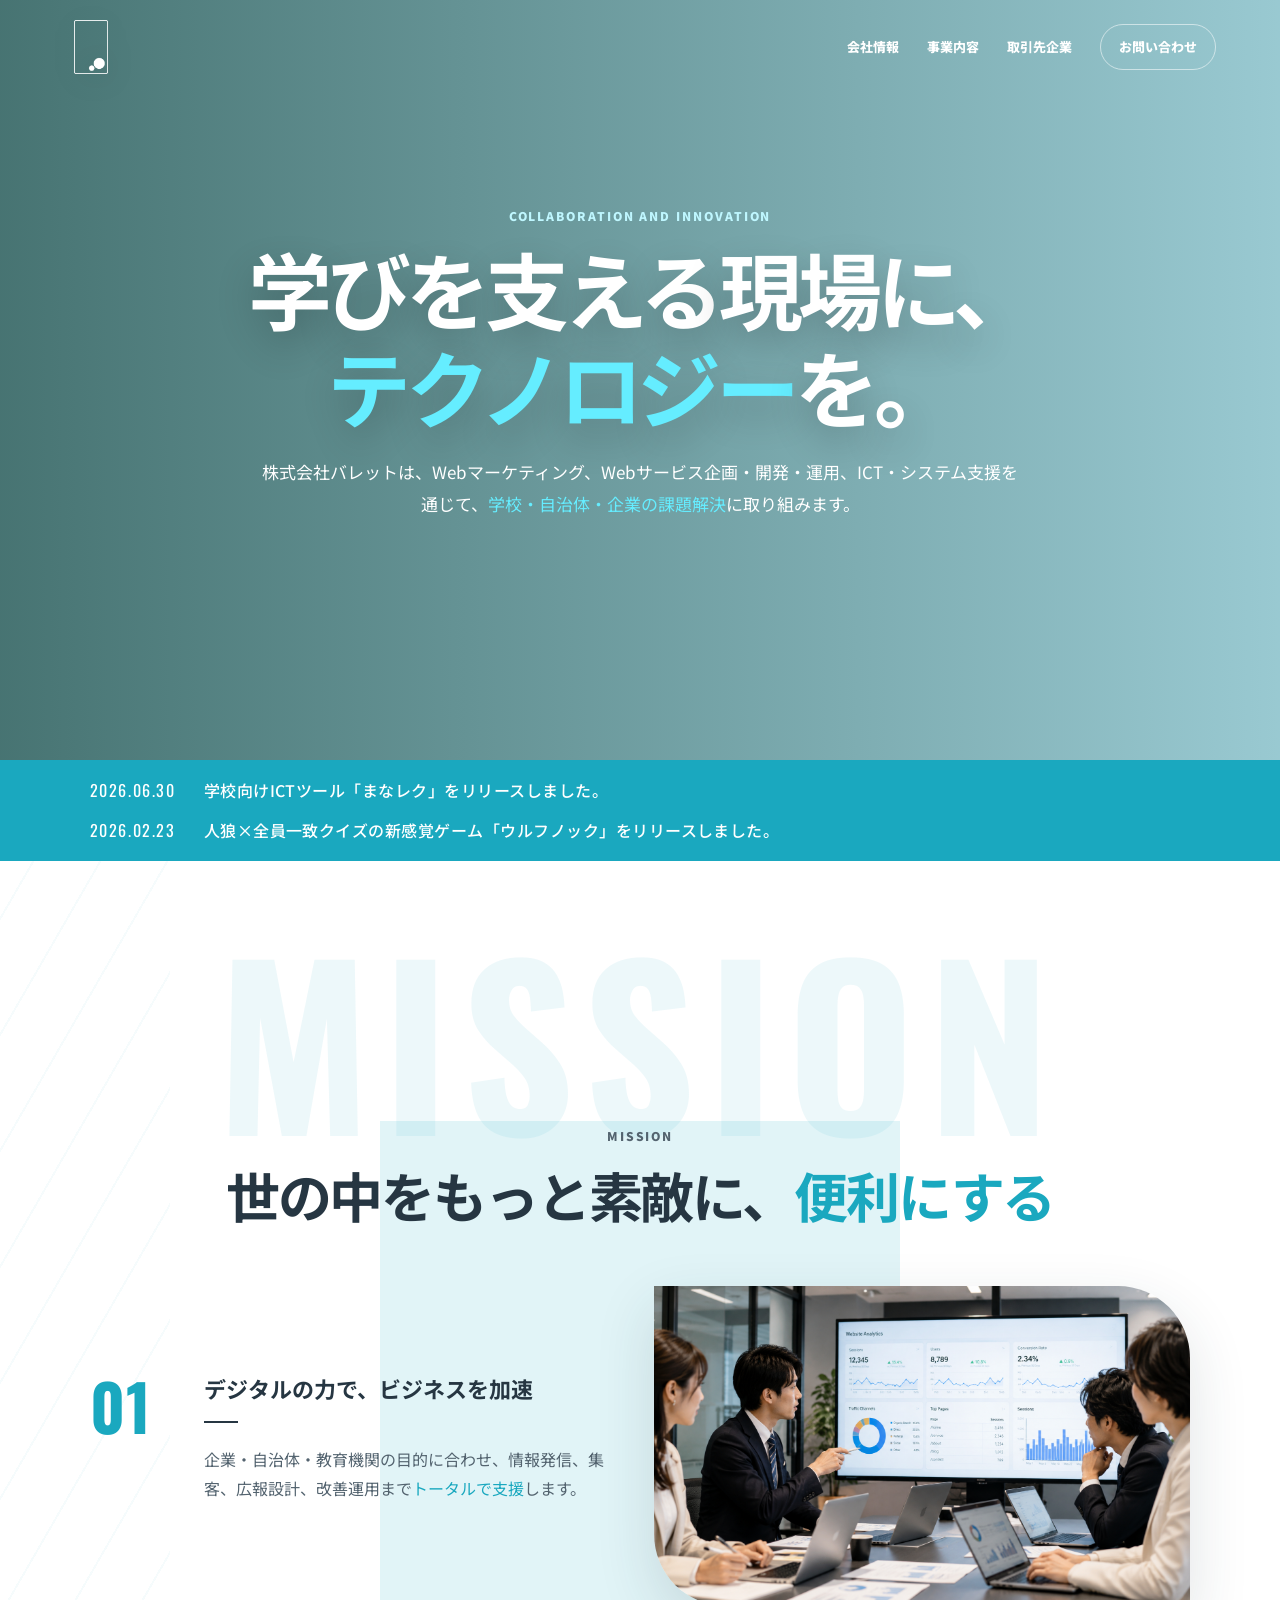
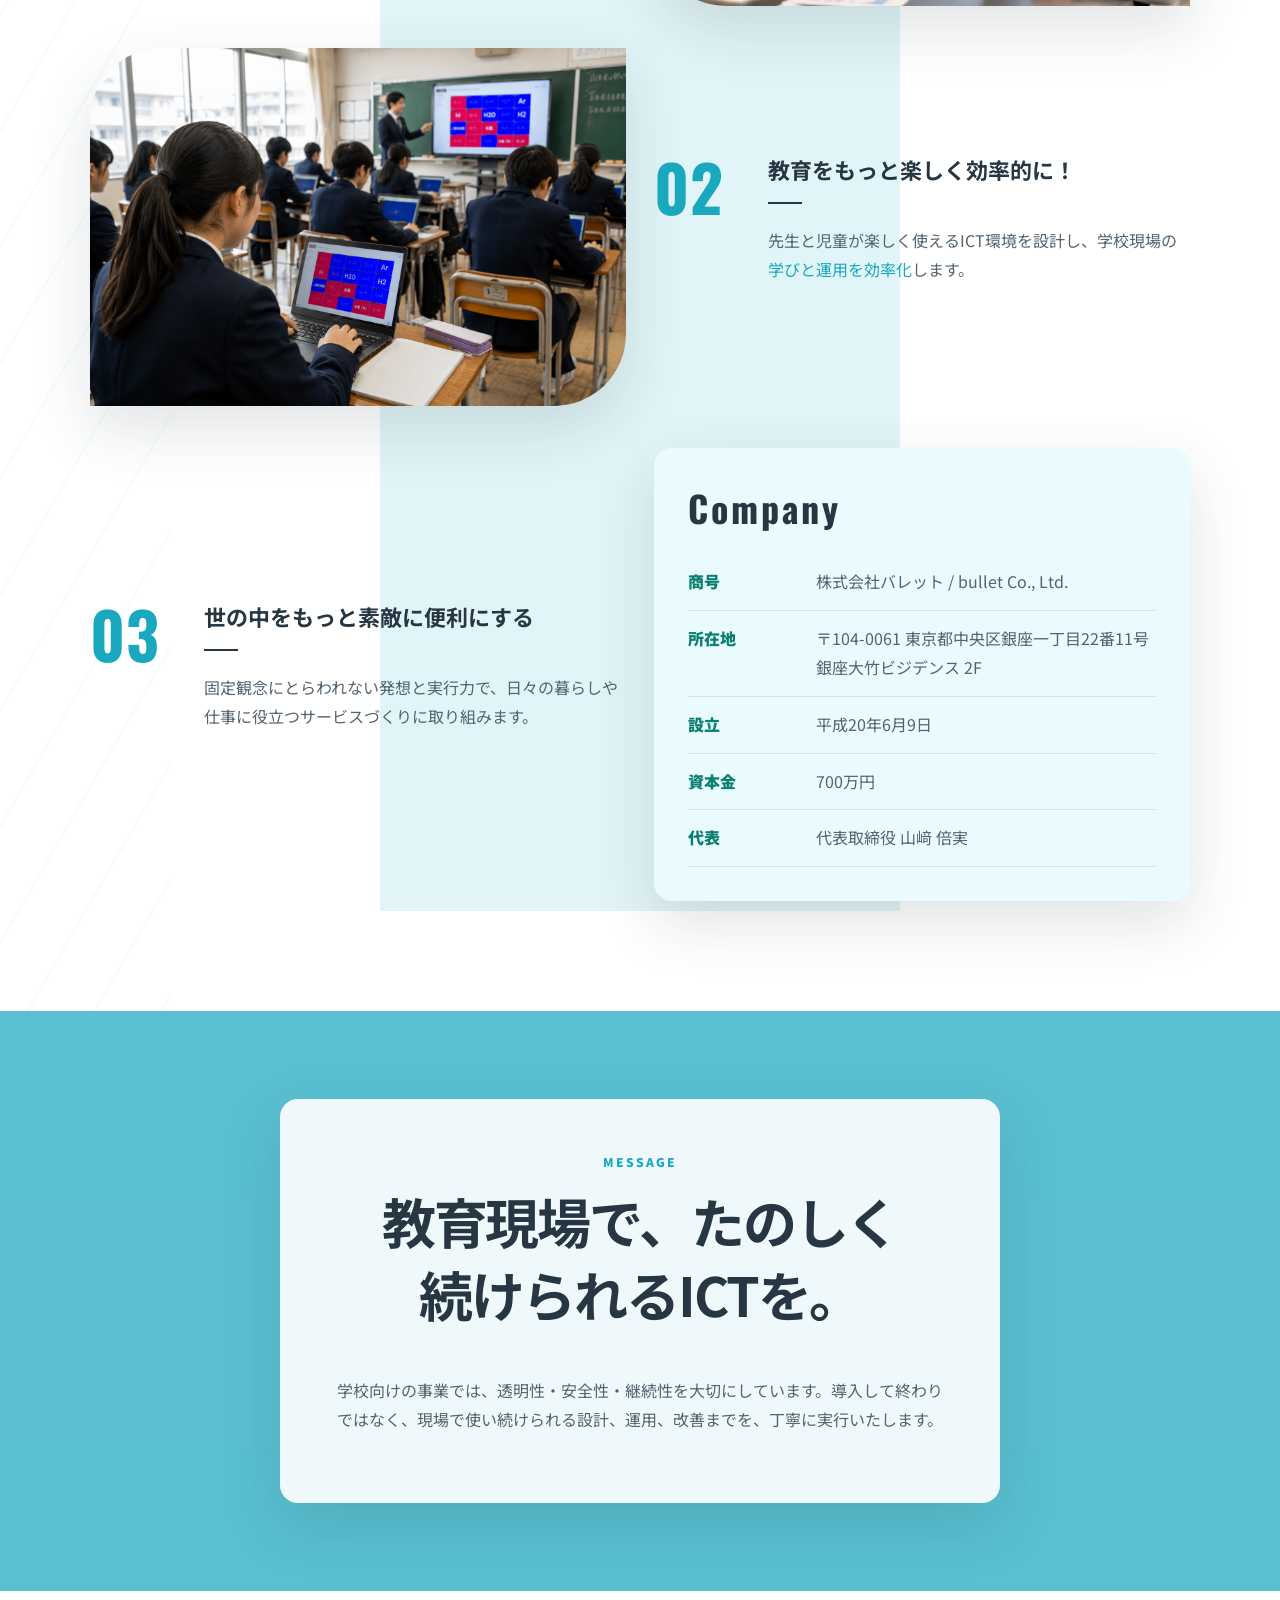
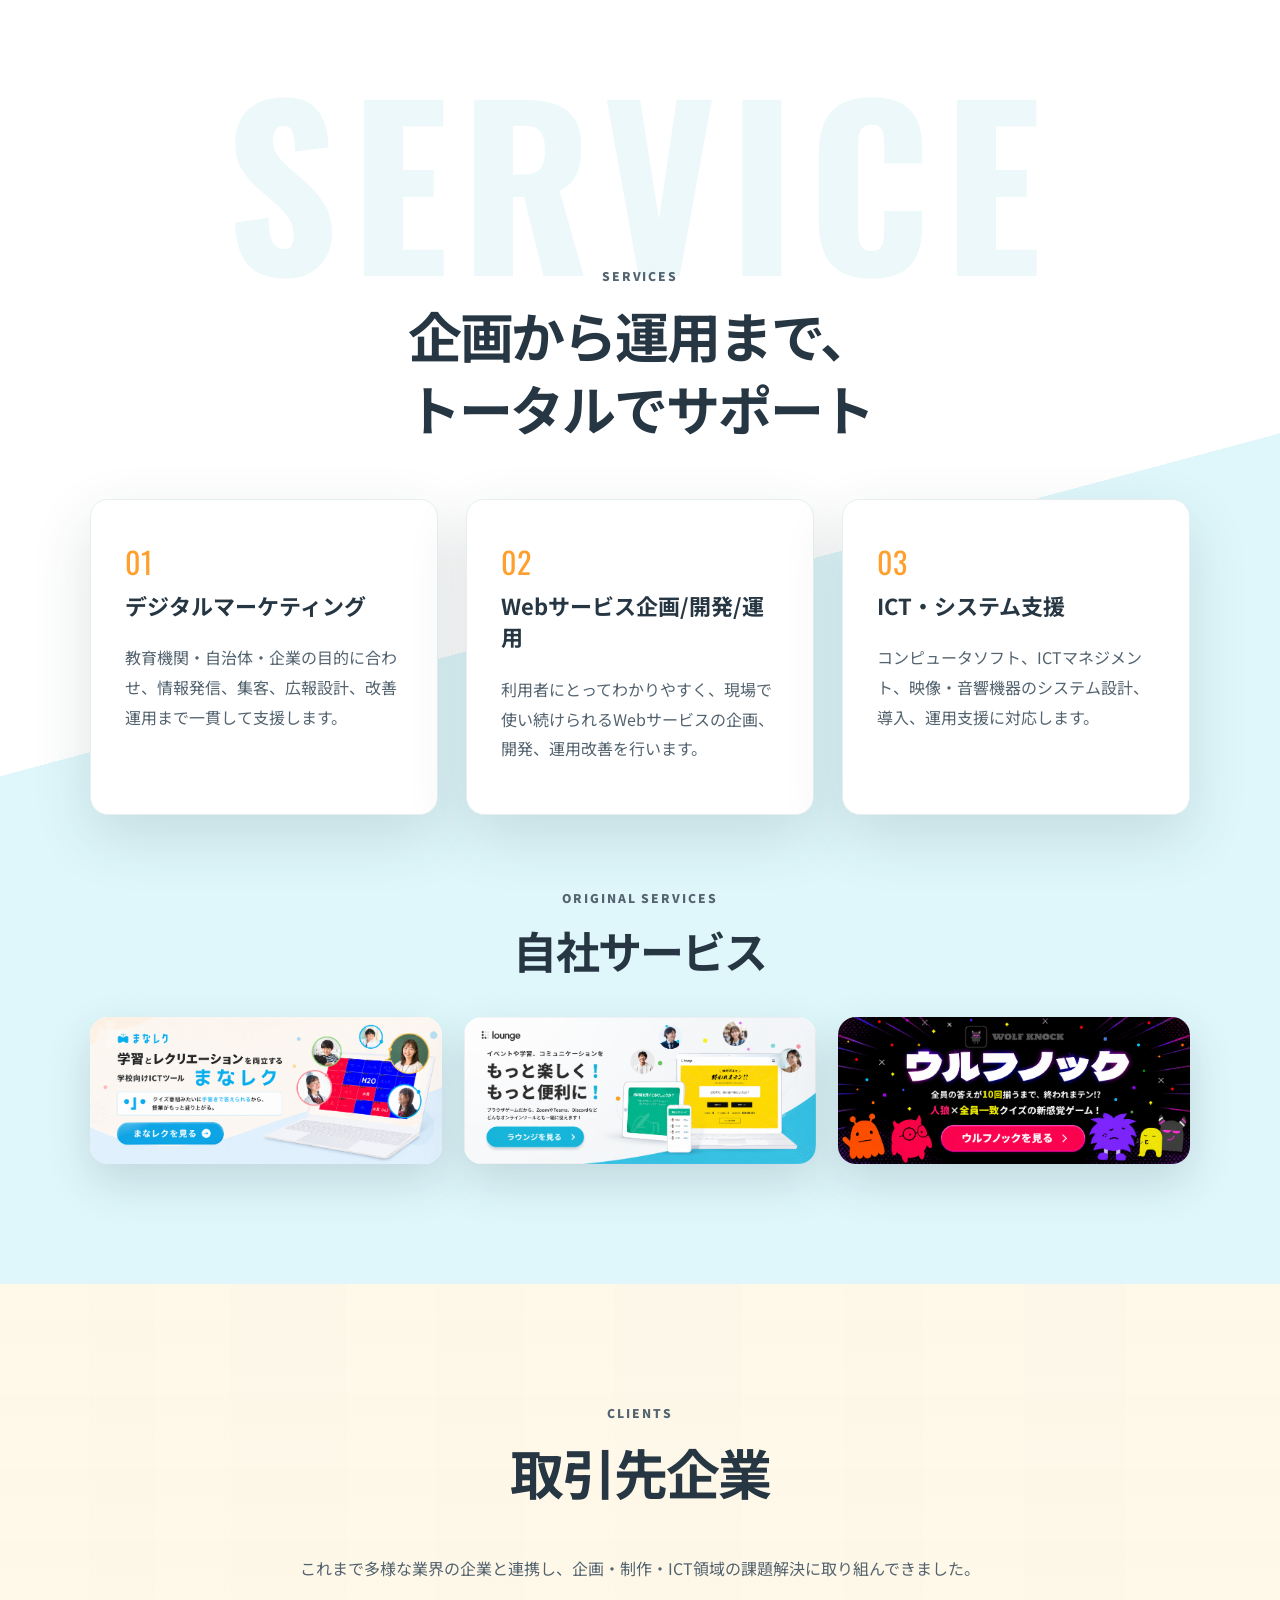
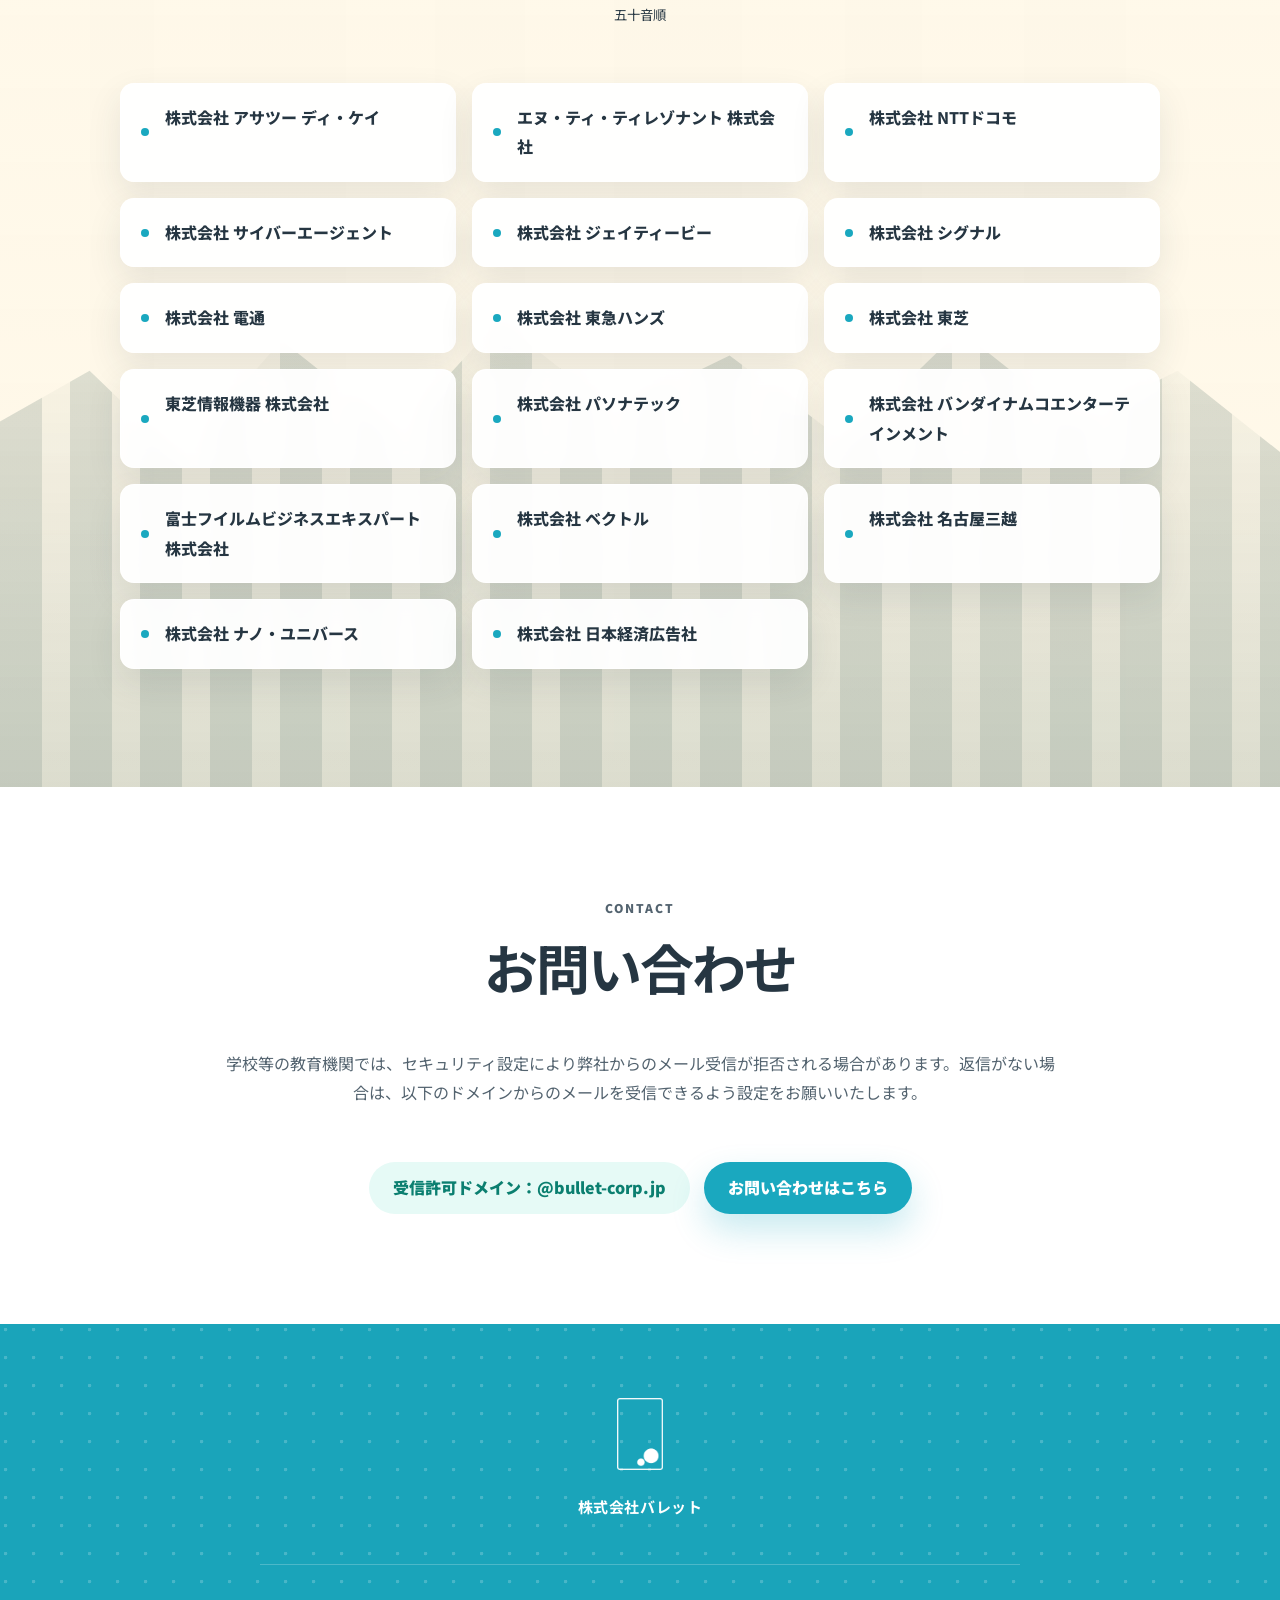
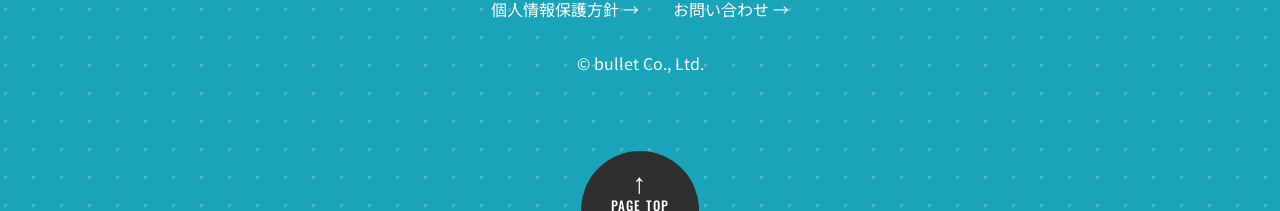
<file: index.html>
<!doctype html>
<html lang="ja">
  <head>
    <meta charset="UTF-8" />
    <meta name="viewport" content="width=device-width, initial-scale=1.0" />
    <meta
      name="description"
      content="株式会社バレットは、公立学校・教育機関に向けたWebサービス企画、ICT・システム支援、Webマーケティングを通じて、子どもの学びを支える環境づくりに伴走します。"
    />
    <title>株式会社バレット | 教育現場を支えるICT・Webサービスパートナー</title>
    <link rel="preconnect" href="https://fonts.googleapis.com" />
    <link rel="preconnect" href="https://fonts.gstatic.com" crossorigin />
    <link
      href="https://fonts.googleapis.com/css2?family=Noto+Sans+JP:wght@400;500;700;900&family=Oswald:wght@500;700&display=swap"
      rel="stylesheet"
    />
    <link rel="stylesheet" href="styles.css" />
  </head>
  <body>
    <header class="site-header" id="siteHeader">
      <a class="brand" href="#top" aria-label="株式会社バレット ホーム">
        <img class="brand-logo" src="assets/logo/アイコン.png" alt="株式会社バレット ロゴ" />
      </a>
      <button class="menu-toggle" type="button" aria-controls="globalNav" aria-expanded="false">
        <span class="menu-toggle__label">MENU</span>
        <span class="menu-toggle__bars" aria-hidden="true"><span></span><span></span><span></span></span>
      </button>
      <nav class="global-nav" id="globalNav" aria-label="主要ナビゲーション">
        <a href="#mission">会社情報</a>
        <a href="#services">事業内容</a>
        <a href="#clients">取引先企業</a>
        <a class="nav-button" href="https://forms.gle/RUbGqja7ydPH21GW9" target="_blank" rel="noopener">お問い合わせ</a>
      </nav>
    </header>

    <main id="top">
      <section class="hero photo-section">
        <div class="hero-slides" aria-hidden="true">
          <span class="hero-slide slide-panel"></span>
          <span class="hero-slide slide-meeting"></span>
          <span class="hero-slide slide-classroom"></span>
        </div>
        <div class="hero-overlay"></div>
        <div class="hero-content">
          <p class="eyebrow light">Collaboration and Innovation</p>
          <h1>学びを支える<br class="sp-only-br" />現場に、<br /><span class="accent-text">テクノロジー</span>を。</h1>
          <p>
            株式会社バレットは、Webマーケティング、Webサービス企画・開発・運用、ICT・システム支援を通じて、<span class="accent-text">学校・自治体・企業の課題解決</span>に取り組みます。
          </p>
        </div>
      </section>

      <section class="news-bar" aria-label="お知らせ">
        <span>2026.06.30</span>
        <a href="https://manareku-prod.web.app/" target="_blank" rel="noopener">学校向けICTツール「まなレク」をリリースしました。</a>
        <span>2026.02.23</span>
        <a href="https://app2.wolfknock.net/lp" target="_blank" rel="noopener">人狼×全員一致クイズの新感覚ゲーム「ウルフノック」をリリースしました。</a>
      </section>

      <section class="mission" id="mission">
        <p class="mega-title" aria-hidden="true">MISSION</p>
        <div class="section-heading centered reveal">
          <p class="eyebrow">Mission</p>
          <h2>世の中をもっと素敵に、<br class="sp-only-br" /><span class="accent-text">便利にする</span></h2>
        </div>
        <div class="mission-grid">
          <article class="mission-item reveal">
            <span>01</span>
            <div>
              <h3>デジタルの力で、ビジネスを加速</h3>
              <p>企業・自治体・教育機関の目的に合わせ、情報発信、集客、広報設計、改善運用まで<span class="accent-text">トータルで支援</span>します。</p>
            </div>
          </article>
          <figure class="mission-photo image-card classroom-card reveal">
            <img src="assets/images/meeting.png" alt="デジタルマーケティングの打ち合わせイメージ" />
          </figure>
          <figure class="mission-photo support-card reveal">
            <img src="assets/images/class01.png" alt="タブレットを使った学校授業の様子" />
          </figure>
          <article class="mission-item reveal">
            <span>02</span>
            <div>
              <h3>教育をもっと楽しく効率的に！</h3>
              <p>先生と児童が楽しく使えるICT環境を設計し、学校現場の<span class="accent-text">学びと運用を効率化</span>します。</p>
            </div>
          </article>
          <article class="mission-item reveal">
            <span>03</span>
            <div>
              <h3>世の中をもっと素敵に便利にする</h3>
              <p>固定観念にとらわれない発想と実行力で、日々の暮らしや仕事に役立つサービスづくりに取り組みます。</p>
            </div>
          </article>
          <div class="profile-card reveal">
            <h3>Company</h3>
            <dl>
              <div><dt>商号</dt><dd>株式会社バレット / bullet Co., Ltd.</dd></div>
              <div><dt>所在地</dt><dd>〒104-0061 東京都中央区銀座一丁目22番11号 銀座大竹ビジデンス 2F</dd></div>
              <div><dt>設立</dt><dd>平成20年6月9日</dd></div>
              <div><dt>資本金</dt><dd>700万円</dd></div>
              <div><dt>代表</dt><dd>代表取締役 山﨑 倍実</dd></div>
            </dl>
          </div>
        </div>
      </section>

      <section class="message photo-section" id="education">
        <div class="message-panel reveal">
          <p class="eyebrow">Message</p>
          <h2>教育現場で、たのしく<br />続けられるICTを。</h2>
          <p>
            学校向けの事業では、透明性・安全性・継続性を大切にしています。導入して終わりではなく、現場で使い続けられる設計、運用、改善までを、丁寧に実行いたします。
          </p>
        </div>
      </section>

      <section class="services" id="services">
        <p class="mega-title" aria-hidden="true">SERVICE</p>
        <div class="section-heading centered reveal">
          <p class="eyebrow">Services</p>
          <h2>企画から運用まで、<br />トータルでサポート</h2>
        </div>
        <div class="service-grid">
          <article class="reveal"><span>01</span><h3>デジタルマーケティング</h3><p>教育機関・自治体・企業の目的に合わせ、情報発信、集客、広報設計、改善運用まで一貫して支援します。</p></article>
          <article class="reveal"><span>02</span><h3>Webサービス企画/開発/運用</h3><p>利用者にとってわかりやすく、現場で使い続けられるWebサービスの企画、開発、運用改善を行います。</p></article>
          <article class="reveal"><span>03</span><h3>ICT・システム支援</h3><p>コンピュータソフト、ICTマネジメント、映像・音響機器のシステム設計、導入、運用支援に対応します。</p></article>
        </div>
        <div class="service-banners-heading section-heading centered reveal">
          <p class="eyebrow">Original Services</p>
          <h2>自社サービス</h2>
        </div>
        <div class="service-banners" aria-label="サービス紹介バナー">
          <a class="service-banner reveal" href="https://manareku-prod.web.app/" target="_blank" rel="noopener" aria-label="まなレクを別タブで開く">
            <img src="assets/images/manareku_pc.png" alt="まなレク" />
          </a>
          <a class="service-banner reveal" href="https://loungegame.site/top/" target="_blank" rel="noopener" aria-label="ラウンジを別タブで開く">
            <img src="assets/images/lounge_pc.png" alt="ラウンジ" />
          </a>
          <a class="service-banner reveal" href="https://app2.wolfknock.net/lp" target="_blank" rel="noopener" aria-label="ウルフノックを別タブで開く">
            <img src="assets/images/wolfknock_pc.png" alt="ウルフノック" />
          </a>
        </div>
      </section>

      <section class="clients" id="clients">
        <div class="section-heading centered reveal">
          <p class="eyebrow">Clients</p>
          <h2>取引先企業</h2>
          <p>これまで多様な業界の企業と連携し、企画・制作・ICT領域の課題解決に取り組んできました。</p>
          <small>五十音順</small>
        </div>
        <ul class="client-list" aria-label="取引先企業一覧">
          <li>株式会社 アサツー ディ・ケイ</li><li>エヌ・ティ・ティレゾナント 株式会社</li><li>株式会社 NTTドコモ</li><li>株式会社 サイバーエージェント</li><li>株式会社 ジェイティービー</li><li>株式会社 シグナル</li><li>株式会社 電通</li><li>株式会社 東急ハンズ</li><li>株式会社 東芝</li><li>東芝情報機器 株式会社</li><li>株式会社 パソナテック</li><li>株式会社 バンダイナムコエンターテインメント</li><li>富士フイルムビジネスエキスパート 株式会社</li><li>株式会社 ベクトル</li><li>株式会社 名古屋三越</li><li>株式会社 ナノ・ユニバース</li><li>株式会社 日本経済広告社</li>
        </ul>
      </section>

      <section class="contact" id="contact">
        <div class="section-heading centered reveal">
          <p class="eyebrow">Contact</p>
          <h2>お問い合わせ</h2>
          <p>学校等の教育機関では、セキュリティ設定により弊社からのメール受信が拒否される場合があります。返信がない場合は、以下のドメインからのメールを受信できるよう設定をお願いいたします。</p>
        </div>
        <div class="contact-actions">
          <div class="domain-box">受信許可ドメイン：@bullet-corp.jp</div>
          <a class="button" href="https://forms.gle/RUbGqja7ydPH21GW9" target="_blank" rel="noopener">お問い合わせはこちら</a>
        </div>
      </section>
    </main>

    <footer class="site-footer">
      <div class="footer-inner">
        <a class="footer-logo" href="#top" aria-label="株式会社バレット ホーム">
          <img src="assets/logo/アイコン.png" alt="株式会社バレット ロゴ" />
        </a>
        <p class="footer-company">株式会社バレット</p>
        <nav class="footer-links" aria-label="フッターナビゲーション">
          <a href="privacy-policy.html">個人情報保護方針</a>
          <a href="https://forms.gle/RUbGqja7ydPH21GW9" target="_blank" rel="noopener">お問い合わせ</a>
        </nav>
        <p>© bullet Co., Ltd.</p>
        <a class="page-top" href="#top">PAGE TOP</a>
      </div>
    </footer>
      <script>
      const siteHeader = document.getElementById("siteHeader");
      const menuToggle = document.querySelector(".menu-toggle");
      const globalNav = document.getElementById("globalNav");
      const updateHeader = () => {
        siteHeader.classList.toggle("is-scrolled", window.scrollY > 60);
      };
      updateHeader();
      window.addEventListener("scroll", updateHeader, { passive: true });

      if (menuToggle && globalNav) {
        const closeMenu = () => {
          siteHeader.classList.remove("is-menu-open");
          menuToggle.setAttribute("aria-expanded", "false");
        };

        menuToggle.addEventListener("click", () => {
          const isOpen = siteHeader.classList.toggle("is-menu-open");
          menuToggle.setAttribute("aria-expanded", String(isOpen));
        });

        globalNav.querySelectorAll("a").forEach((link) => {
          link.addEventListener("click", closeMenu);
        });
      }

      const revealElements = document.querySelectorAll(".reveal");
      if (!("IntersectionObserver" in window)) {
        revealElements.forEach((element) => element.classList.add("is-visible"));
      } else {
        const revealObserver = new IntersectionObserver(
          (entries) => {
            entries.forEach((entry) => {
              if (entry.isIntersecting) {
                entry.target.classList.add("is-visible");
                revealObserver.unobserve(entry.target);
              }
            });
          },
          { rootMargin: "0px 0px -12%", threshold: 0.12 },
        );

        revealElements.forEach((element, index) => {
          element.style.setProperty("--reveal-delay", `${Math.min(index % 3, 2) * 90}ms`);
          revealObserver.observe(element);
        });
      }
    </script>
  </body>
</html>
</file>
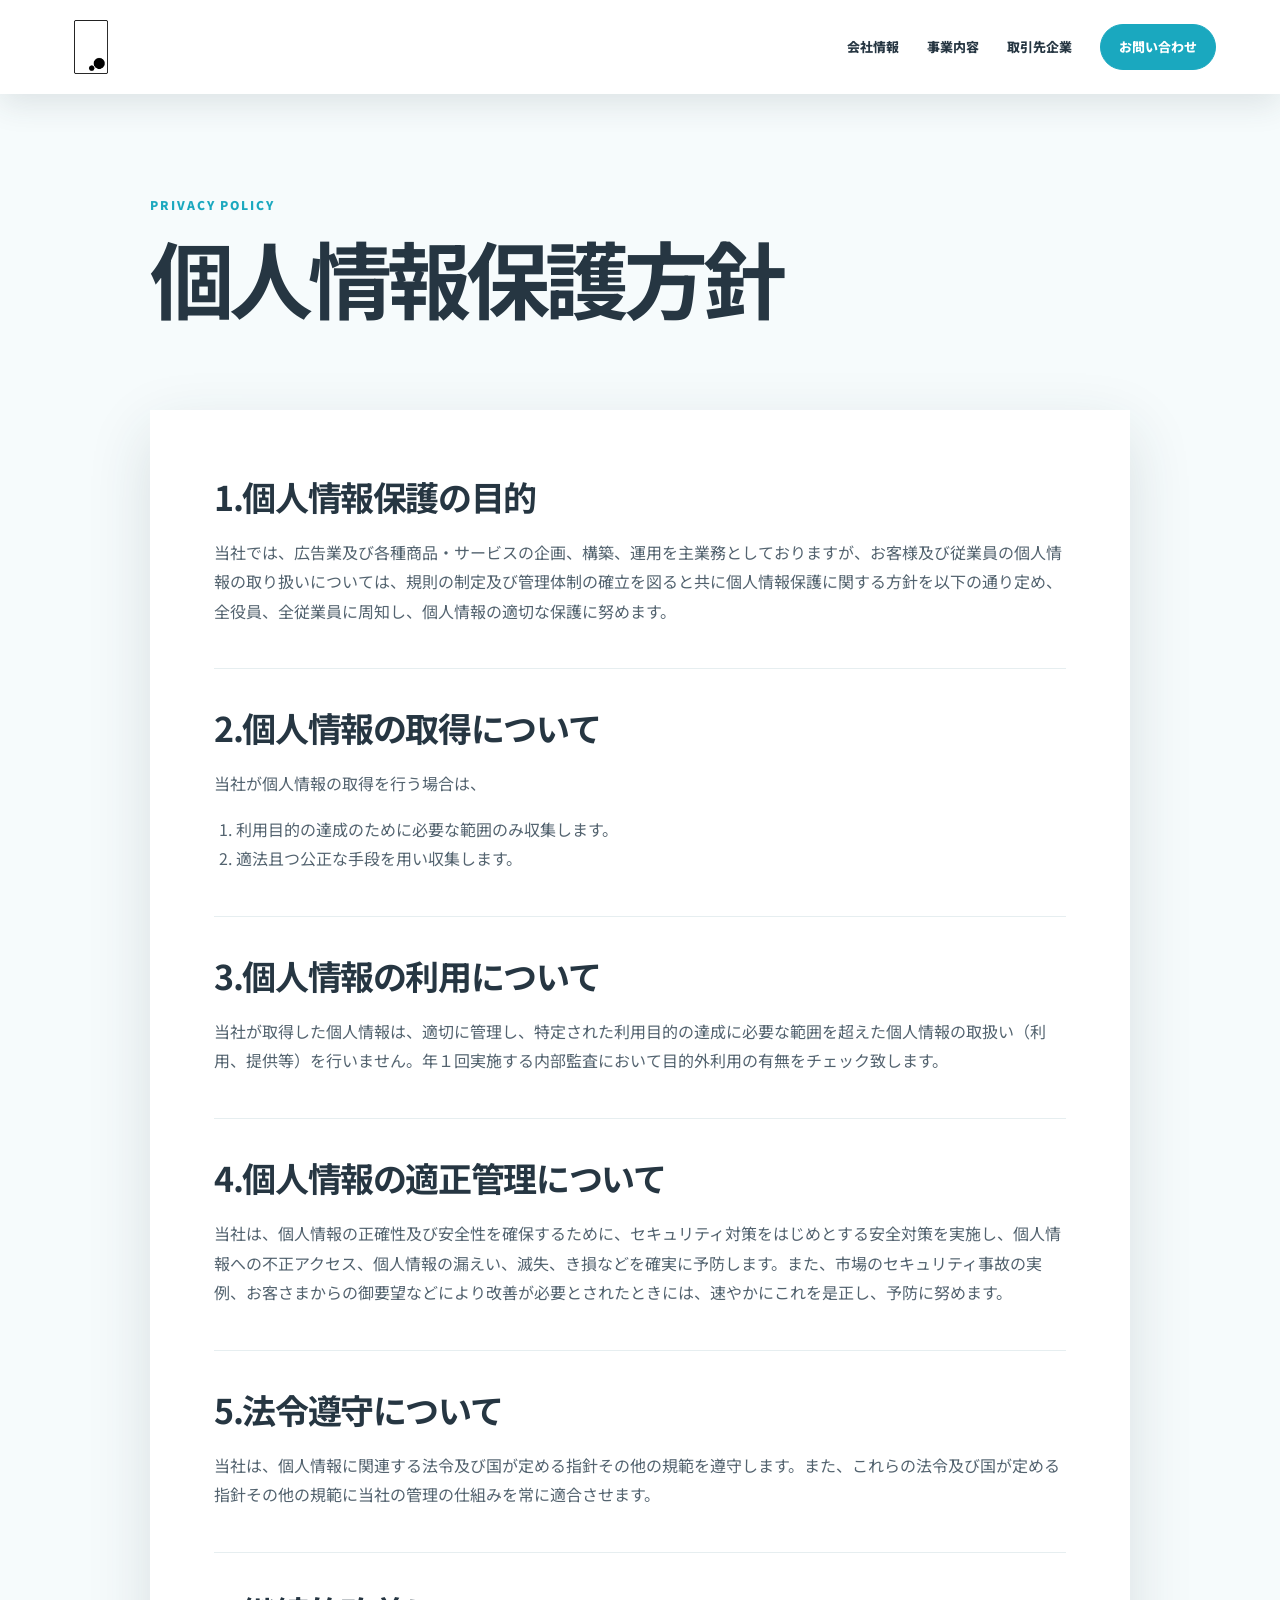
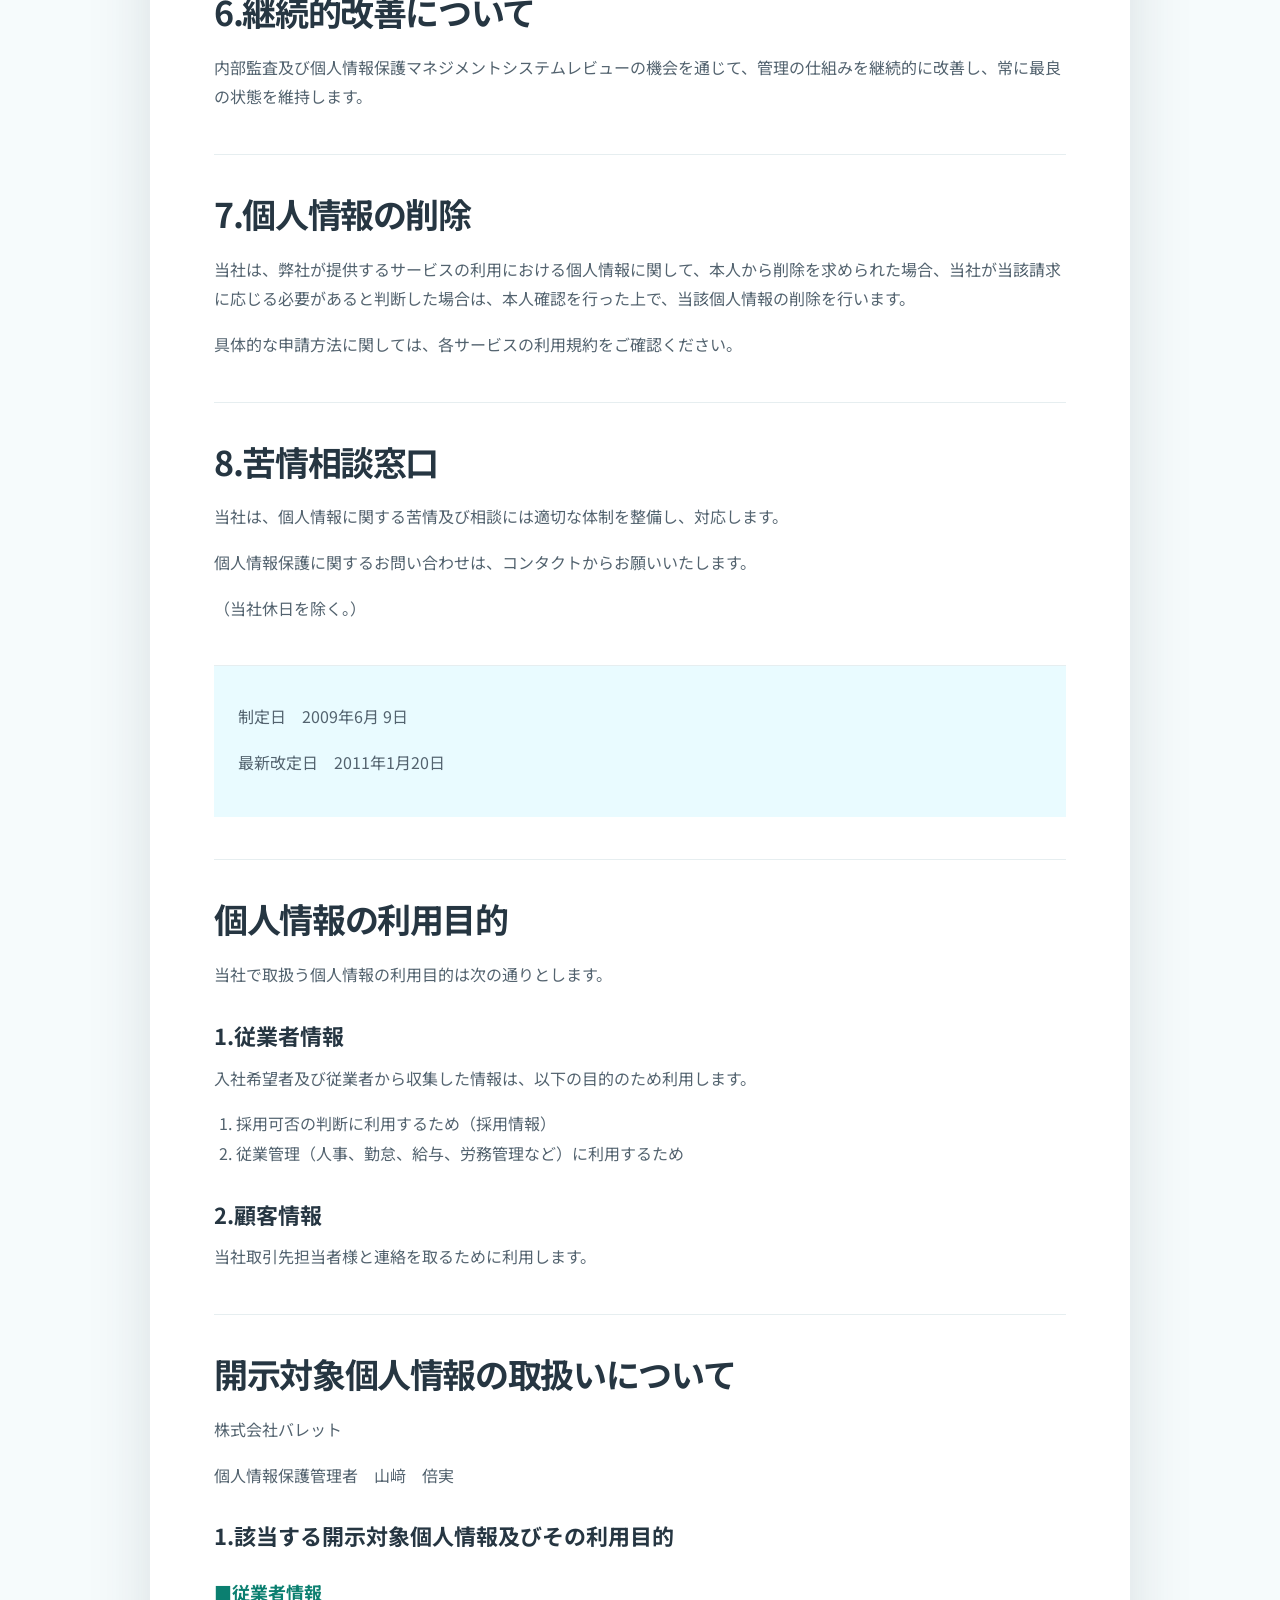
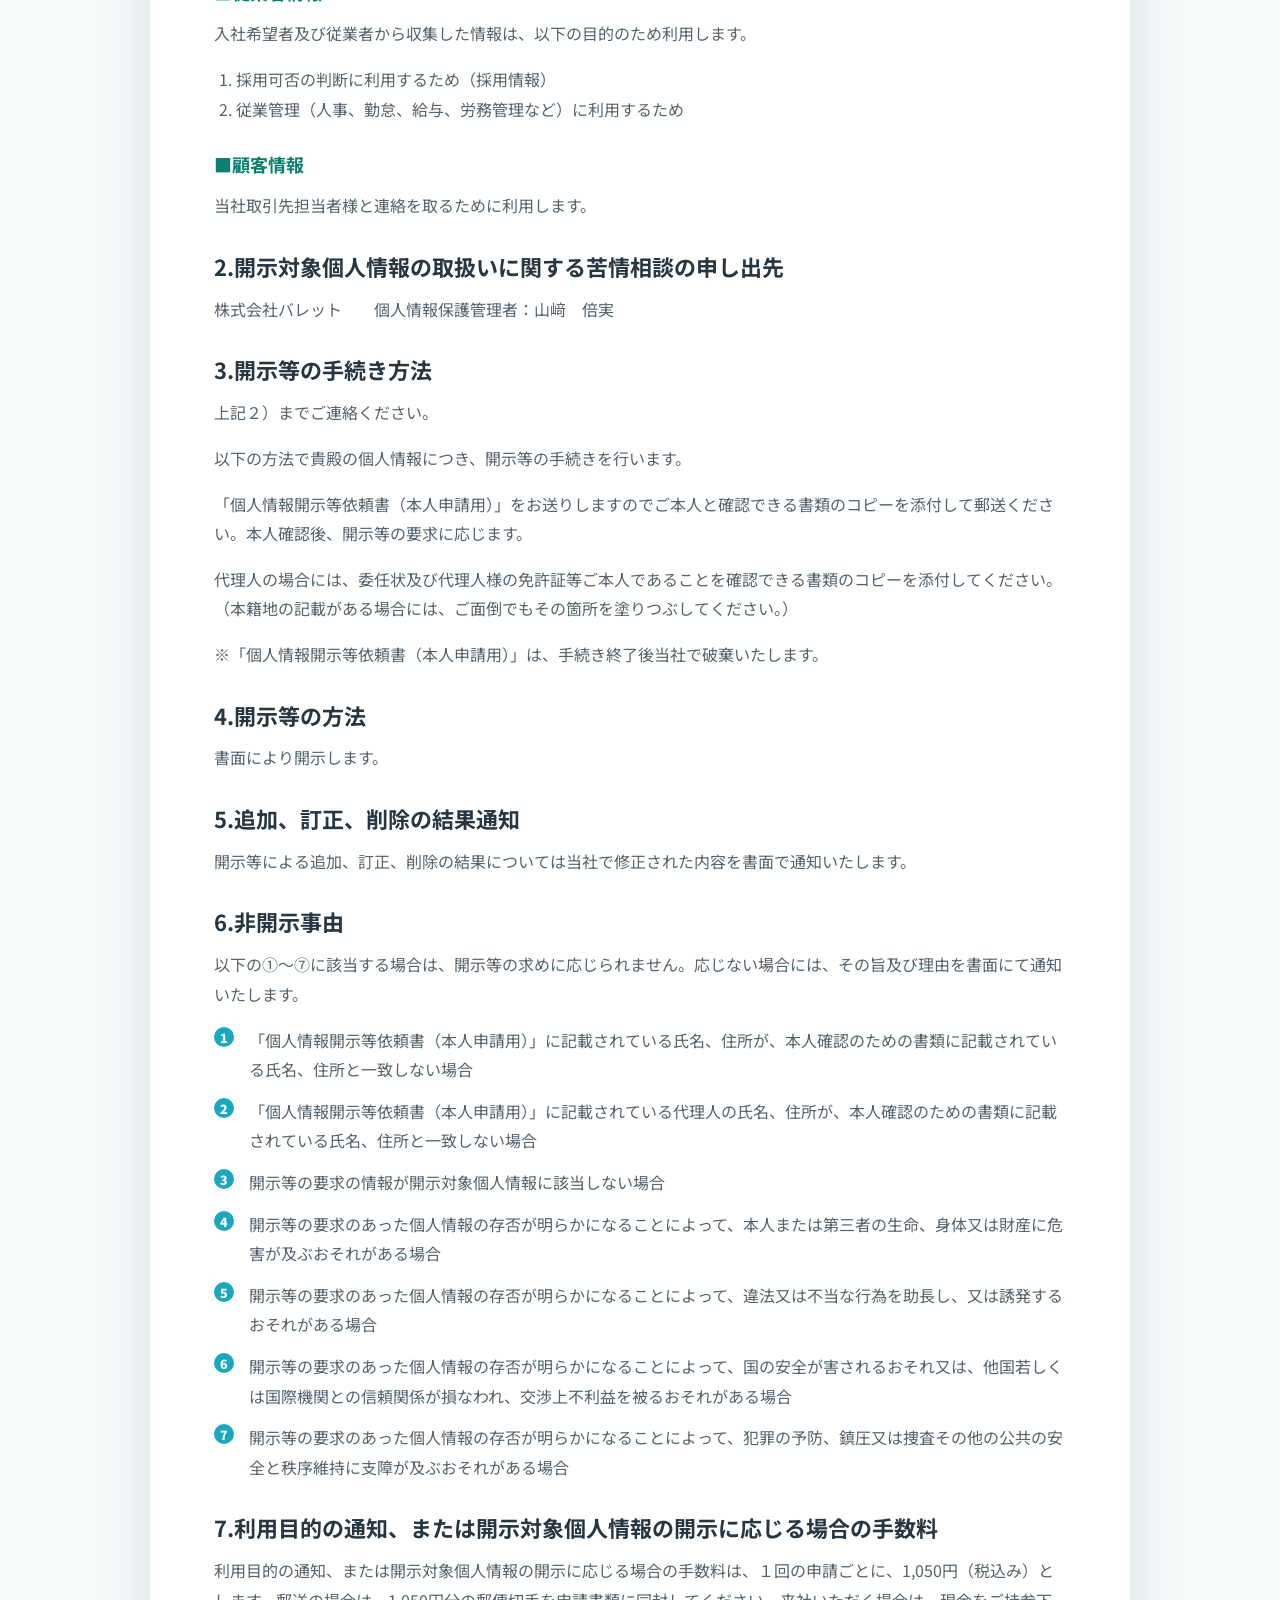
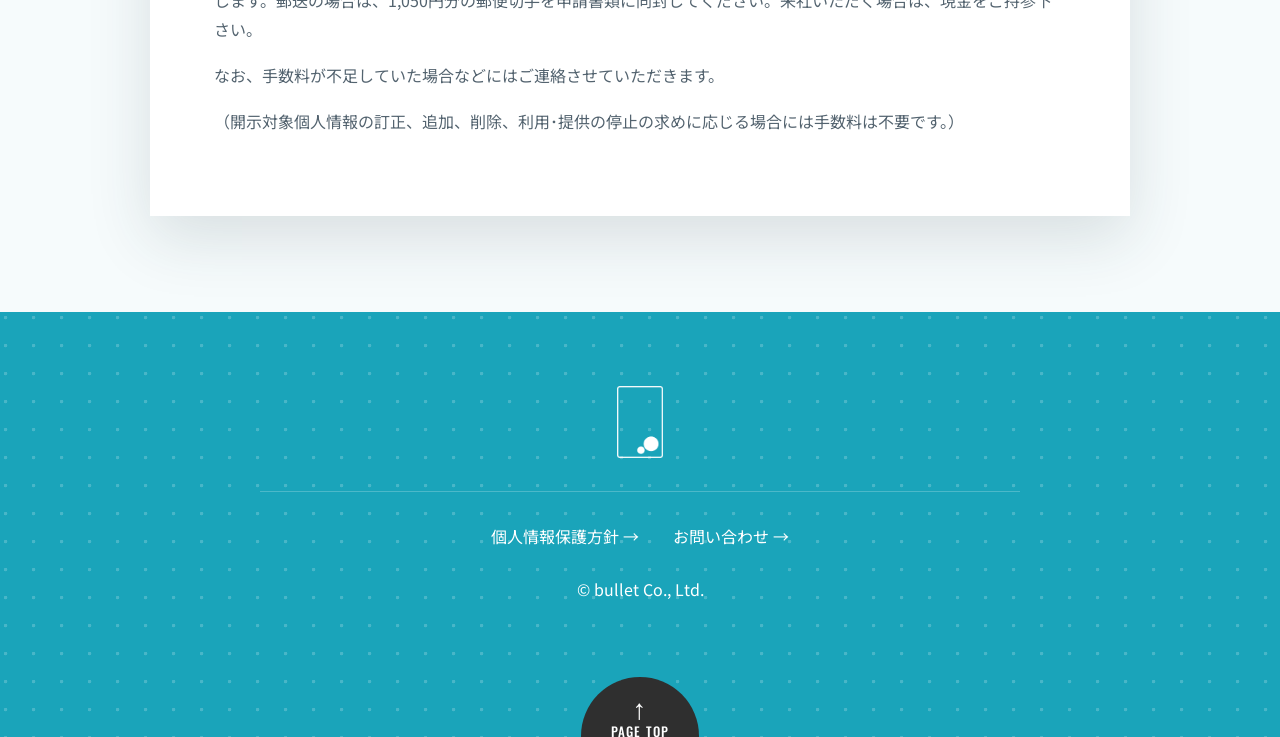
<file: privacy-policy.html>
<!doctype html>
<html lang="ja">
  <head>
    <meta charset="UTF-8" />
    <meta name="viewport" content="width=device-width, initial-scale=1.0" />
    <meta name="description" content="株式会社バレットの個人情報保護方針です。" />
    <title>個人情報保護方針 | 株式会社バレット</title>
    <link rel="preconnect" href="https://fonts.googleapis.com" />
    <link rel="preconnect" href="https://fonts.gstatic.com" crossorigin />
    <link
      href="https://fonts.googleapis.com/css2?family=Noto+Sans+JP:wght@400;500;700;900&family=Oswald:wght@500;700&display=swap"
      rel="stylesheet"
    />
    <link rel="stylesheet" href="styles.css" />
  </head>
  <body class="privacy-page" id="top">
    <header class="site-header" id="siteHeader">
      <a class="brand" href="index.html" aria-label="株式会社バレット ホーム">
        <img class="brand-logo" src="assets/logo/アイコン.png" alt="株式会社バレット ロゴ" />
      </a>
      <nav class="global-nav" aria-label="主要ナビゲーション">
        <a href="index.html#mission">会社情報</a>
        <a href="index.html#services">事業内容</a>
        <a href="index.html#clients">取引先企業</a>
        <a class="nav-button" href="https://forms.gle/RUbGqja7ydPH21GW9" target="_blank" rel="noopener">お問い合わせ</a>
      </nav>
    </header>

    <main class="policy-main">
      <section class="policy-hero">
        <p class="eyebrow">Privacy Policy</p>
        <h1>個人情報保護方針</h1>
      </section>

      <article class="policy-content">
        <section>
          <h2>1.個人情報保護の目的</h2>
          <p>当社では、広告業及び各種商品・サービスの企画、構築、運用を主業務としておりますが、お客様及び従業員の個人情報の取り扱いについては、規則の制定及び管理体制の確立を図ると共に個人情報保護に関する方針を以下の通り定め、全役員、全従業員に周知し、個人情報の適切な保護に努めます。</p>
        </section>

        <section>
          <h2>2.個人情報の取得について</h2>
          <p>当社が個人情報の取得を行う場合は、</p>
          <ol>
            <li>利用目的の達成のために必要な範囲のみ収集します。</li>
            <li>適法且つ公正な手段を用い収集します。</li>
          </ol>
        </section>

        <section>
          <h2>3.個人情報の利用について</h2>
          <p>当社が取得した個人情報は、適切に管理し、特定された利用目的の達成に必要な範囲を超えた個人情報の取扱い（利用、提供等）を行いません。年１回実施する内部監査において目的外利用の有無をチェック致します。</p>
        </section>

        <section>
          <h2>4.個人情報の適正管理について</h2>
          <p>当社は、個人情報の正確性及び安全性を確保するために、セキュリティ対策をはじめとする安全対策を実施し、個人情報への不正アクセス、個人情報の漏えい、滅失、き損などを確実に予防します。また、市場のセキュリティ事故の実例、お客さまからの御要望などにより改善が必要とされたときには、速やかにこれを是正し、予防に努めます。</p>
        </section>

        <section>
          <h2>5.法令遵守について</h2>
          <p>当社は、個人情報に関連する法令及び国が定める指針その他の規範を遵守します。また、これらの法令及び国が定める指針その他の規範に当社の管理の仕組みを常に適合させます。</p>
        </section>

        <section>
          <h2>6.継続的改善について</h2>
          <p>内部監査及び個人情報保護マネジメントシステムレビューの機会を通じて、管理の仕組みを継続的に改善し、常に最良の状態を維持します。</p>
        </section>

        <section>
          <h2>7.個人情報の削除</h2>
          <p>当社は、弊社が提供するサービスの利用における個人情報に関して、本人から削除を求められた場合、当社が当該請求に応じる必要があると判断した場合は、本人確認を行った上で、当該個人情報の削除を行います。</p>
          <p>具体的な申請方法に関しては、各サービスの利用規約をご確認ください。</p>
        </section>

        <section>
          <h2>8.苦情相談窓口</h2>
          <p>当社は、個人情報に関する苦情及び相談には適切な体制を整備し、対応します。</p>
          <p>個人情報保護に関するお問い合わせは、コンタクトからお願いいたします。</p>
          <p>（当社休日を除く。）</p>
        </section>

        <section class="policy-date">
          <p>制定日　2009年6月 9日</p>
          <p>最新改定日　2011年1月20日</p>
        </section>

        <section>
          <h2>個人情報の利用目的</h2>
          <p>当社で取扱う個人情報の利用目的は次の通りとします。</p>
          <h3>1.従業者情報</h3>
          <p>入社希望者及び従業者から収集した情報は、以下の目的のため利用します。</p>
          <ol>
            <li>採用可否の判断に利用するため（採用情報）</li>
            <li>従業管理（人事、勤怠、給与、労務管理など）に利用するため</li>
          </ol>
          <h3>2.顧客情報</h3>
          <p>当社取引先担当者様と連絡を取るために利用します。</p>
        </section>

        <section>
          <h2>開示対象個人情報の取扱いについて</h2>
          <p>株式会社バレット</p>
          <p>個人情報保護管理者　山﨑　倍実</p>

          <h3>1.該当する開示対象個人情報及びその利用目的</h3>
          <h4>■従業者情報</h4>
          <p>入社希望者及び従業者から収集した情報は、以下の目的のため利用します。</p>
          <ol>
            <li>採用可否の判断に利用するため（採用情報）</li>
            <li>従業管理（人事、勤怠、給与、労務管理など）に利用するため</li>
          </ol>
          <h4>■顧客情報</h4>
          <p>当社取引先担当者様と連絡を取るために利用します。</p>

          <h3>2.開示対象個人情報の取扱いに関する苦情相談の申し出先</h3>
          <p>株式会社バレット　　個人情報保護管理者：山﨑　倍実</p>

          <h3>3.開示等の手続き方法</h3>
          <p>上記２）までご連絡ください。</p>
          <p>以下の方法で貴殿の個人情報につき、開示等の手続きを行います。</p>
          <p>「個人情報開示等依頼書（本人申請用）」をお送りしますのでご本人と確認できる書類のコピーを添付して郵送ください。本人確認後、開示等の要求に応じます。</p>
          <p>代理人の場合には、委任状及び代理人様の免許証等ご本人であることを確認できる書類のコピーを添付してください。（本籍地の記載がある場合には、ご面倒でもその箇所を塗りつぶしてください。）</p>
          <p>※「個人情報開示等依頼書（本人申請用）」は、手続き終了後当社で破棄いたします。</p>

          <h3>4.開示等の方法</h3>
          <p>書面により開示します。</p>

          <h3>5.追加、訂正、削除の結果通知</h3>
          <p>開示等による追加、訂正、削除の結果については当社で修正された内容を書面で通知いたします。</p>

          <h3>6.非開示事由</h3>
          <p>以下の①～⑦に該当する場合は、開示等の求めに応じられません。応じない場合には、その旨及び理由を書面にて通知いたします。</p>
          <ol class="circled-list">
            <li>「個人情報開示等依頼書（本人申請用）」に記載されている氏名、住所が、本人確認のための書類に記載されている氏名、住所と一致しない場合</li>
            <li>「個人情報開示等依頼書（本人申請用）」に記載されている代理人の氏名、住所が、本人確認のための書類に記載されている氏名、住所と一致しない場合</li>
            <li>開示等の要求の情報が開示対象個人情報に該当しない場合</li>
            <li>開示等の要求のあった個人情報の存否が明らかになることによって、本人または第三者の生命、身体又は財産に危害が及ぶおそれがある場合</li>
            <li>開示等の要求のあった個人情報の存否が明らかになることによって、違法又は不当な行為を助長し、又は誘発するおそれがある場合</li>
            <li>開示等の要求のあった個人情報の存否が明らかになることによって、国の安全が害されるおそれ又は、他国若しくは国際機関との信頼関係が損なわれ、交渉上不利益を被るおそれがある場合</li>
            <li>開示等の要求のあった個人情報の存否が明らかになることによって、犯罪の予防、鎮圧又は捜査その他の公共の安全と秩序維持に支障が及ぶおそれがある場合</li>
          </ol>

          <h3>7.利用目的の通知、または開示対象個人情報の開示に応じる場合の手数料</h3>
          <p>利用目的の通知、または開示対象個人情報の開示に応じる場合の手数料は、１回の申請ごとに、1,050円（税込み）とします。郵送の場合は、1,050円分の郵便切手を申請書類に同封してください。来社いただく場合は、現金をご持参下さい。</p>
          <p>なお、手数料が不足していた場合などにはご連絡させていただきます。</p>
          <p>（開示対象個人情報の訂正、追加、削除、利用･提供の停止の求めに応じる場合には手数料は不要です。）</p>
        </section>
      </article>
    </main>

    <footer class="site-footer">
      <div class="footer-inner">
        <a class="footer-logo" href="index.html" aria-label="株式会社バレット ホーム">
          <img src="assets/logo/アイコン.png" alt="株式会社バレット ロゴ" />
        </a>
        <nav class="footer-links" aria-label="フッターナビゲーション">
          <a href="privacy-policy.html">個人情報保護方針</a>
          <a href="https://forms.gle/RUbGqja7ydPH21GW9" target="_blank" rel="noopener">お問い合わせ</a>
        </nav>
        <p>© bullet Co., Ltd.</p>
        <a class="page-top" href="#top">PAGE TOP</a>
      </div>
    </footer>
    <script>
      const siteHeader = document.getElementById("siteHeader");
      const updateHeader = () => {
        siteHeader.classList.toggle("is-scrolled", window.scrollY > 60);
      };
      updateHeader();
      window.addEventListener("scroll", updateHeader, { passive: true });
    </script>
  </body>
</html>
</file>
<file: styles.css>
:root {
  --ink: #263642;
  --text: #53636f;
  --cyan: #1aa8bf;
  --deep: #0b7f70;
  --deep-dark: #123e39;
  --aqua: #dff7fb;
  --pale: #f6fbfc;
  --cream: #fff8e8;
  --white: #ffffff;
  --line: #e6eef0;
  --shadow: 0 22px 60px rgba(38, 54, 66, 0.14);
  --photo: url("assets/images/hero-classroom.png"), url("https://upload.wikimedia.org/wikipedia/commons/6/65/Japanese_classroom.jpg");
  --photo-panel: url("assets/images/panel.png"), var(--photo);
  --photo-meeting: url("assets/images/meeting.png"), var(--photo);
  --photo-classroom: url("assets/images/hero-classroom.png"), var(--photo);
}

* { box-sizing: border-box; }
html { scroll-behavior: smooth; }
body {
  margin: 0;
  font-family: "Noto Sans JP", system-ui, sans-serif;
  color: var(--ink);
  background: var(--white);
  line-height: 1.85;
}
a { color: inherit; text-decoration: none; }
.sp-only-br { display: none; }

.site-header {
  position: fixed;
  inset: 0 0 auto;
  z-index: 20;
  display: flex;
  align-items: center;
  justify-content: space-between;
  gap: 28px;
  padding: 20px clamp(24px, 5vw, 92px);
  color: var(--white);
  transition: background .25s ease, color .25s ease, box-shadow .25s ease, padding .25s ease;
}
.site-header.is-scrolled {
  color: var(--ink);
  background: rgba(255, 255, 255, .96);
  box-shadow: 0 10px 32px rgba(38, 54, 66, .12);
  backdrop-filter: blur(14px);
}
.site-header.is-scrolled .brand-logo { filter: brightness(0); }
.site-header.is-scrolled .nav-button { color: var(--white); background: var(--cyan); border-color: var(--cyan); }
.brand { display: flex; align-items: center; font-weight: 900; }
.brand-logo { width: 54px; height: 54px; object-fit: contain; filter: brightness(0) invert(1) drop-shadow(0 4px 14px rgba(0,0,0,.18)); transition: filter .25s ease; }
.global-nav { display: flex; align-items: center; gap: 28px; font-size: 13px; font-weight: 800; }
.menu-toggle {
  display: none;
  position: relative;
  z-index: 32;
  margin-left: auto;
  padding: 0;
  color: inherit;
  background: transparent;
  border: 0;
  cursor: pointer;
}
.menu-toggle__label {
  display: block;
  margin-bottom: 3px;
  font-family: Oswald, sans-serif;
  font-size: 11px;
  line-height: 1;
  letter-spacing: .08em;
}
.menu-toggle__bars { display: grid; gap: 5px; width: 31px; }
.menu-toggle__bars span { display: block; height: 3px; background: currentColor; transition: transform .25s ease, opacity .2s ease; }
.site-header.is-menu-open .menu-toggle { color: var(--white); }
.site-header.is-menu-open .menu-toggle__label { opacity: 0; }
.site-header.is-menu-open .menu-toggle__bars span:nth-child(1) { transform: translateY(8px) rotate(40deg); }
.site-header.is-menu-open .menu-toggle__bars span:nth-child(2) { opacity: 0; }
.site-header.is-menu-open .menu-toggle__bars span:nth-child(3) { transform: translateY(-8px) rotate(-40deg); }

.nav-button { padding: 10px 18px; border: 1px solid rgba(255,255,255,.55); border-radius: 999px; }

.photo-section { position: relative; background-image: var(--photo); background-size: cover; background-position: center; }
.hero { min-height: 760px; display: grid; place-items: center; overflow: hidden; background-image: none; }
.hero-slides { position: absolute; inset: 0; overflow: hidden; }
.hero-slide { position: absolute; inset: 0; background-size: cover; background-position: center; opacity: 0; transform: scale(1.04); animation: heroSlide 18s infinite; }
.slide-panel { background-image: var(--photo-panel); animation-delay: 0s; }
.slide-meeting { background-image: var(--photo-meeting); animation-delay: 6s; }
.slide-classroom { background-image: var(--photo-classroom); background-position: center 42%; animation-delay: 12s; }
@keyframes heroSlide {
  0% { opacity: 0; transform: scale(1.04); }
  8% { opacity: 1; }
  33% { opacity: 1; transform: scale(1); }
  41% { opacity: 0; transform: scale(1); }
  100% { opacity: 0; transform: scale(1.04); }
}
.hero-overlay { position: absolute; inset: 0; background: linear-gradient(90deg, rgba(12, 74, 72, .72), rgba(16, 157, 181, .34)), rgba(0,0,0,.12); }
.hero-content { position: relative; z-index: 1; width: min(980px, calc(100% - 40px)); color: var(--white); text-align: center; }
.eyebrow { margin: 0 0 12px; color: var(--cyan); font-size: 12px; font-weight: 900; letter-spacing: .16em; text-transform: uppercase; }
.eyebrow.light { color: #bff7ff; }
.accent-text { color: var(--cyan); }
.hero-content .accent-text { color: #65edff; }
h1, h2, h3, p { margin-top: 0; }
h1 { margin-bottom: 22px; font-size: clamp(42px, 7vw, 84px); line-height: 1.16; letter-spacing: -.06em; text-shadow: 0 16px 38px rgba(0,0,0,.24); }
h2 { font-size: clamp(30px, 4.6vw, 54px); line-height: 1.35; letter-spacing: -.04em; }
h3 { font-size: 22px; line-height: 1.45; }
.hero-content p:not(.eyebrow) { max-width: 760px; margin: 0 auto 36px; font-size: 17px; }
.news-bar { display: grid; grid-template-columns: auto 1fr; column-gap: 28px; row-gap: 10px; align-items: center; padding: 16px clamp(24px, 7vw, 120px); color: var(--white); background: var(--cyan); }
.news-bar span { font-family: Oswald, sans-serif; letter-spacing: .1em; }
.news-bar p, .news-bar a { margin: 0; color: var(--white); font-weight: 500; line-height: 1.6; letter-spacing: .03em; }
.news-bar a:hover { text-decoration: underline; text-underline-offset: 4px; }

.section-heading { max-width: 840px; margin: 0 auto 54px; }
.section-heading.centered { text-align: center; }
.reveal {
  opacity: 0;
  transform: translateY(34px) scale(.985);
  transition: opacity .7s ease, transform .7s cubic-bezier(.22, 1, .36, 1);
  transition-delay: var(--reveal-delay, 0ms);
  will-change: opacity, transform;
}
.reveal.is-visible {
  opacity: 1;
  transform: translateY(0) scale(1);
}
@media (prefers-reduced-motion: reduce) {
  .reveal {
    opacity: 1;
    transform: none;
    transition: none;
  }
}
.mega-title { margin: 0; color: rgba(26,168,191,.08); font-family: Oswald, sans-serif; font-size: clamp(80px, 17vw, 220px); font-weight: 700; letter-spacing: .06em; line-height: .8; text-align: center; }
.mission { position: relative; padding: 90px clamp(24px, 7vw, 120px) 110px; overflow: hidden; background: var(--white); }
.mission::before { content: ""; position: absolute; top: 260px; left: 50%; width: min(520px, 54vw); height: calc(100% - 360px); background: rgba(26, 168, 191, .13); transform: translateX(-50%); z-index: 0; }
.mission::after { content: ""; position: absolute; top: 0; left: 0; width: 170px; height: 100%; opacity: .16; background: repeating-linear-gradient(120deg, transparent 0 28px, rgba(26,168,191,.25) 28px 30px, transparent 30px 58px); }
.mission-grid { position: relative; z-index: 1; display: grid; grid-template-columns: repeat(12, 1fr); gap: 42px 28px; max-width: 1180px; margin: auto; align-items: center; }
.mission-item { grid-column: span 6; display: grid; grid-template-columns: 92px 1fr; gap: 22px; align-items: start; padding: 18px 0; background: transparent; border: 0; box-shadow: none; }
.mission-item > span { color: var(--cyan); font-family: Oswald, sans-serif; font-size: 64px; font-weight: 700; letter-spacing: .01em; line-height: 1; }
.mission-item h3::after { content: ""; display: block; width: 34px; height: 2px; margin: 16px 0; background: var(--ink); }
.mission-item p, .section-heading p { color: var(--text); }
.mission-photo { grid-column: span 6; margin: 0; }
.mission-photo img { display: block; width: 100%; min-height: 320px; object-fit: cover; box-shadow: var(--shadow); }
.image-card img { border-radius: 0 72px 0 72px; }
.support-card img { border-radius: 72px 0 72px 0; }
.profile-card { grid-column: span 6; padding: 34px; background: #e9fbff; border-radius: 18px; box-shadow: var(--shadow); }
.profile-card h3 { margin-bottom: 20px; font-family: Oswald, sans-serif; font-size: 36px; letter-spacing: .08em; }
.profile-card dl { margin: 0; }
.profile-card div { display: grid; grid-template-columns: 110px 1fr; gap: 18px; padding: 13px 0; border-bottom: 1px solid rgba(38,54,66,.12); }
dt { color: var(--deep); font-weight: 900; }
dd { margin: 0; color: var(--text); }

.message { min-height: 520px; display: grid; place-items: center; padding: 88px 24px; background-attachment: fixed; }
.message::before { content: ""; position: absolute; inset: 0; background: rgba(26,168,191,.72); }
.message-panel { position: relative; z-index: 1; width: min(720px, 100%); padding: 52px; background: rgba(255,255,255,.9); border-radius: 18px; text-align: center; box-shadow: var(--shadow); }
.message-panel p:last-child { color: var(--text); }

.services { position: relative; padding: 100px clamp(24px, 7vw, 120px) 120px; background: linear-gradient(165deg, var(--white) 0 48%, var(--aqua) 48% 100%); overflow: hidden; }
.service-grid { display: grid; grid-template-columns: repeat(3, 1fr); gap: 28px; max-width: 1180px; margin: auto; }
.service-grid article { min-height: 300px; padding: 34px; background: var(--white); border: 1px solid var(--line); border-radius: 18px; box-shadow: var(--shadow); }
.service-grid span { color: #ff9f2e; font-family: Oswald, sans-serif; font-size: 30px; }
.service-grid p { color: var(--text); }
.service-banners-heading { margin-top: 72px; margin-bottom: 28px; }
.service-banners-heading h2 { font-size: clamp(28px, 3.6vw, 44px); }
.service-banners { display: grid; grid-template-columns: repeat(3, 1fr); gap: 22px; max-width: 1180px; margin: 0 auto; }
.service-banner { position: relative; display: block; overflow: hidden; background: var(--white); border-radius: 18px; box-shadow: 0 18px 46px rgba(38,54,66,.16); transition: transform .25s ease, box-shadow .25s ease; }
a.service-banner:hover { transform: translateY(-4px); box-shadow: 0 24px 58px rgba(38,54,66,.2); }
.service-banner img { display: block; width: 100%; height: auto; }

.clients {
  position: relative;
  isolation: isolate;
  padding: 118px clamp(24px, 7vw, 120px);
  overflow: hidden;
  background:
    linear-gradient(180deg, rgba(255,248,232,.92), rgba(255,248,232,.98)),
    linear-gradient(90deg, transparent 0 7%, rgba(38,54,66,.08) 7% 12%, transparent 12% 18%, rgba(38,54,66,.1) 18% 27%, transparent 27% 34%, rgba(38,54,66,.08) 34% 41%, transparent 41% 48%, rgba(38,54,66,.1) 48% 58%, transparent 58% 66%, rgba(38,54,66,.08) 66% 72%, transparent 72% 80%, rgba(38,54,66,.1) 80% 88%, transparent 88% 100%);
}
.clients::before {
  content: "";
  position: absolute;
  inset: auto 0 0;
  height: 46%;
  z-index: -1;
  opacity: .75;
  background:
    linear-gradient(to top, rgba(18,62,57,.2), transparent),
    repeating-linear-gradient(90deg, rgba(18,62,57,.16) 0 42px, transparent 42px 70px);
  clip-path: polygon(0 28%, 7% 18%, 14% 35%, 22% 12%, 31% 30%, 39% 8%, 48% 26%, 57% 15%, 66% 32%, 75% 10%, 84% 28%, 92% 18%, 100% 34%, 100% 100%, 0 100%);
}
.client-list { display: grid; grid-template-columns: repeat(3, 1fr); gap: 16px; max-width: 1040px; margin: 0 auto; padding: 0; list-style: none; }
.client-list li { position: relative; padding: 19px 22px 19px 44px; background: rgba(255,255,255,.94); border: 1px solid rgba(255,255,255,.75); border-radius: 14px; box-shadow: 0 14px 34px rgba(38,54,66,.1); font-weight: 800; backdrop-filter: blur(10px); }
.client-list li::before { content: ""; position: absolute; left: 20px; top: 50%; width: 8px; height: 8px; border-radius: 50%; background: var(--cyan); transform: translateY(-50%); }
.contact { padding: 110px clamp(24px, 7vw, 120px); background: var(--white); text-align: center; }
.contact-actions { display: flex; flex-wrap: wrap; justify-content: center; gap: 14px; }
.domain-box, .button { display: inline-flex; align-items: center; justify-content: center; min-height: 52px; padding: 0 24px; border-radius: 999px; font-weight: 900; }
.domain-box { color: var(--deep); background: #e6faf6; }
.button { color: var(--white); background: var(--cyan); box-shadow: 0 16px 34px rgba(26,168,191,.24); }
.site-footer { position: relative; overflow: hidden; color: var(--white); background: #1aa4ba; }
.site-footer::before { content: ""; position: absolute; inset: 0; opacity: .2; background: radial-gradient(circle at 20% 20%, #fff 0 1.5px, transparent 2px); background-size: 28px 28px; }
.footer-inner { position: relative; display: grid; justify-items: center; gap: 24px; max-width: 1120px; margin: 0 auto; padding: 74px 24px 132px; text-align: center; }
.footer-logo img { width: 118px; height: 72px; object-fit: contain; filter: brightness(0) invert(1); }
.site-footer .footer-company { margin: -10px 0 20px; font-size: 15px; font-weight: 700; letter-spacing: .04em; }
.footer-links { display: flex; flex-wrap: wrap; justify-content: center; gap: 20px 34px; width: min(760px, 100%); padding-top: 30px; border-top: 1px solid rgba(255,255,255,.22); font-size: 16px; font-weight: 400; }
.footer-links a::after { content: " →"; }
.site-footer p { margin: 0; font-weight: 400; }
.page-top { position: absolute; left: 50%; bottom: -58px; display: grid; place-items: start center; width: 118px; height: 118px; padding-top: 42px; color: var(--white); background: #2f2f2f; border: 0; border-radius: 50%; font-family: Oswald, sans-serif; font-size: 13px; font-weight: 500; letter-spacing: .08em; text-transform: uppercase; transform: translateX(-50%); }
.page-top::before { content: "↑"; position: absolute; top: 16px; font-size: 28px; font-weight: 300; line-height: 1; }

@media (max-width: 900px) {
  .site-header { position: fixed; align-items: center; flex-direction: row; padding: 14px 16px; color: var(--white); background: transparent; box-shadow: none; backdrop-filter: none; }
  .site-header.is-scrolled { color: var(--ink); background: rgba(255,255,255,.97); box-shadow: 0 8px 24px rgba(38,54,66,.1); backdrop-filter: blur(12px); }
  .site-header .brand-logo { width: 45px; height: 45px; filter: brightness(0) invert(1) drop-shadow(0 4px 14px rgba(0,0,0,.18)); }
  .site-header.is-scrolled .brand-logo { width: 45px; height: 45px; filter: brightness(0); }
  .menu-toggle { display: block; }
  .global-nav { position: absolute; inset: 0; z-index: 30; display: flex; flex-direction: column; justify-content: center; align-items: center; gap: 0; color: var(--white); background: linear-gradient(90deg, rgba(48, 173, 191, .98) 0 50%, rgba(16, 149, 169, .98) 50% 100%); font-size: 20px; font-weight: 700; opacity: 0; pointer-events: none; transform: translateY(-8px); transition: opacity .25s ease, transform .25s ease; }
  .site-header.is-menu-open { inset: 0; height: 100svh; align-items: flex-start; background: linear-gradient(90deg, rgba(48, 173, 191, .98) 0 50%, rgba(16, 149, 169, .98) 50% 100%); box-shadow: none; backdrop-filter: none; }
  .site-header.is-menu-open .brand { position: relative; z-index: 32; }
  .site-header.is-menu-open .brand-logo { filter: brightness(0) invert(1); }
  .site-header.is-menu-open .global-nav { opacity: 1; pointer-events: auto; transform: translateY(0); }
  .global-nav a { min-width: 190px; padding: 24px 0; text-align: center; }
  .global-nav a + a { border-top: 1px solid rgba(255,255,255,.22); }
  .global-nav .nav-button { min-width: 136px; margin-top: 22px; padding: 10px 20px; color: var(--white); background: #35bcef; border: 0; border-radius: 999px; }
  .sp-only-br { display: initial; }
  .hero { min-height: 100svh; padding: 120px 0 94px; }
  .hero-content { text-align: center; }
  .hero-content p:not(.eyebrow) { font-size: 14px; margin-right: auto; margin-left: auto; }
  .news-bar { grid-template-columns: 1fr; gap: 4px; padding: 12px 34px 14px; }
  .news-bar span { font-size: 18px; }
  .news-bar a { font-size: 16px; font-weight: 500; line-height: 1.45; letter-spacing: .04em; }
  .mission-grid, .service-grid, .service-banners, .client-list { grid-template-columns: 1fr; }
  .mission { padding: 54px 24px 76px; }
  .mission::before { top: 118px; right: 0; left: auto; width: 52%; height: calc(100% - 210px); transform: none; }
  .mission::after { width: 92px; opacity: .1; }
  .mega-title { font-size: 54px; text-align: left; }
  .section-heading { margin-bottom: 28px; }
  .mission-grid { gap: 18px; align-items: start; }
  .mission-item, .mission-photo, .profile-card { grid-column: 1; }
  .mission-item { position: relative; display: block; padding: 0 0 34px; }
  .mission-item > span { display: none; }
  .mission-item h3 { margin-bottom: 8px; font-size: 22px; font-weight: 800; line-height: 1.42; letter-spacing: -.02em; }
  .mission-item h3::after { width: 28px; margin: 10px 0 16px; }
  .mission-item p { font-size: 14px; font-weight: 400; line-height: 1.95; letter-spacing: .01em; }
  .mission-item p .accent-text { font-size: inherit; font-weight: 700; line-height: inherit; letter-spacing: inherit; }
  .mission-photo { position: relative; margin-top: 12px; }
  .mission-photo img { min-height: 0; height: auto; box-shadow: 0 16px 36px rgba(38,54,66,.14); }
  .image-card img, .support-card img { border-radius: 0 38px 0 38px; }
  .classroom-card { order: 1; }
  .mission-item:nth-of-type(1) { order: 2; }
  .support-card { order: 3; }
  .mission-item:nth-of-type(2) { order: 4; }
  .mission-item:nth-of-type(3) { order: 5; }
  .profile-card { order: 6; padding: 24px 20px; }
  .classroom-card::after, .support-card::after { position: absolute; right: 12px; bottom: -18px; color: rgba(26,168,191,.82); font-family: Oswald, sans-serif; font-size: 72px; font-weight: 700; letter-spacing: .01em; line-height: 1; }
  .classroom-card::after { content: "01"; }
  .support-card::after { content: "02"; }
  .mission-item:nth-of-type(3) > span { display: block; color: rgba(26,168,191,.82); font-family: Oswald, sans-serif; font-size: 72px; font-weight: 700; letter-spacing: .01em; line-height: 1; }
  .service-banners-heading { margin-top: 44px; margin-bottom: 18px; }
  .service-banners { gap: 16px; }
  .service-banner { border-radius: 12px; }
  .message { background-attachment: scroll; }
  .message-panel { padding: 34px 22px; border-radius: 8px; }
  .footer-inner { gap: 20px; padding: 70px 24px 132px; }
  .footer-logo img { width: 116px; height: 68px; }
  .site-footer .footer-company { margin-bottom: 18px; font-size: 14px; }
  .footer-links { flex-direction: column; gap: 14px; font-size: 15px; }
}

.privacy-page { background: #f6fbfc; }
.policy-main { padding: 124px clamp(24px, 7vw, 120px) 96px; }
.policy-hero { max-width: 980px; margin: 0 auto 34px; padding: 70px 0 28px; }
.policy-hero h1 { color: var(--ink); text-shadow: none; }
.policy-content { max-width: 980px; margin: 0 auto; padding: clamp(28px, 5vw, 64px); background: var(--white); box-shadow: var(--shadow); }
.policy-content section + section { margin-top: 42px; padding-top: 36px; border-top: 1px solid var(--line); }
.policy-content h2 { margin-bottom: 18px; font-size: clamp(24px, 3vw, 34px); }
.policy-content h3 { margin: 30px 0 12px; font-size: 22px; }
.policy-content h4 { margin: 24px 0 10px; color: var(--deep); font-size: 18px; }
.policy-content p, .policy-content li { color: var(--text); }
.policy-content ol { padding-left: 1.4em; }
.policy-content .circled-list { list-style: none; padding-left: 0; counter-reset: circled; }
.policy-content .circled-list li { counter-increment: circled; position: relative; padding-left: 2.2em; margin: 12px 0; }
.policy-content .circled-list li::before { content: counter(circled); position: absolute; left: 0; top: .1em; display: inline-grid; place-items: center; width: 1.6em; height: 1.6em; color: var(--white); background: var(--cyan); border-radius: 50%; font-size: .78em; font-weight: 900; }
.policy-date { padding: 24px; background: #e9fbff; }

.privacy-page .site-header { color: var(--ink); background: rgba(255, 255, 255, .96); box-shadow: 0 10px 32px rgba(38, 54, 66, .12); backdrop-filter: blur(14px); }
.privacy-page .site-header .brand-logo { filter: brightness(0); }
.privacy-page .site-header .nav-button { color: var(--white); background: var(--cyan); border-color: var(--cyan); }
</file>
